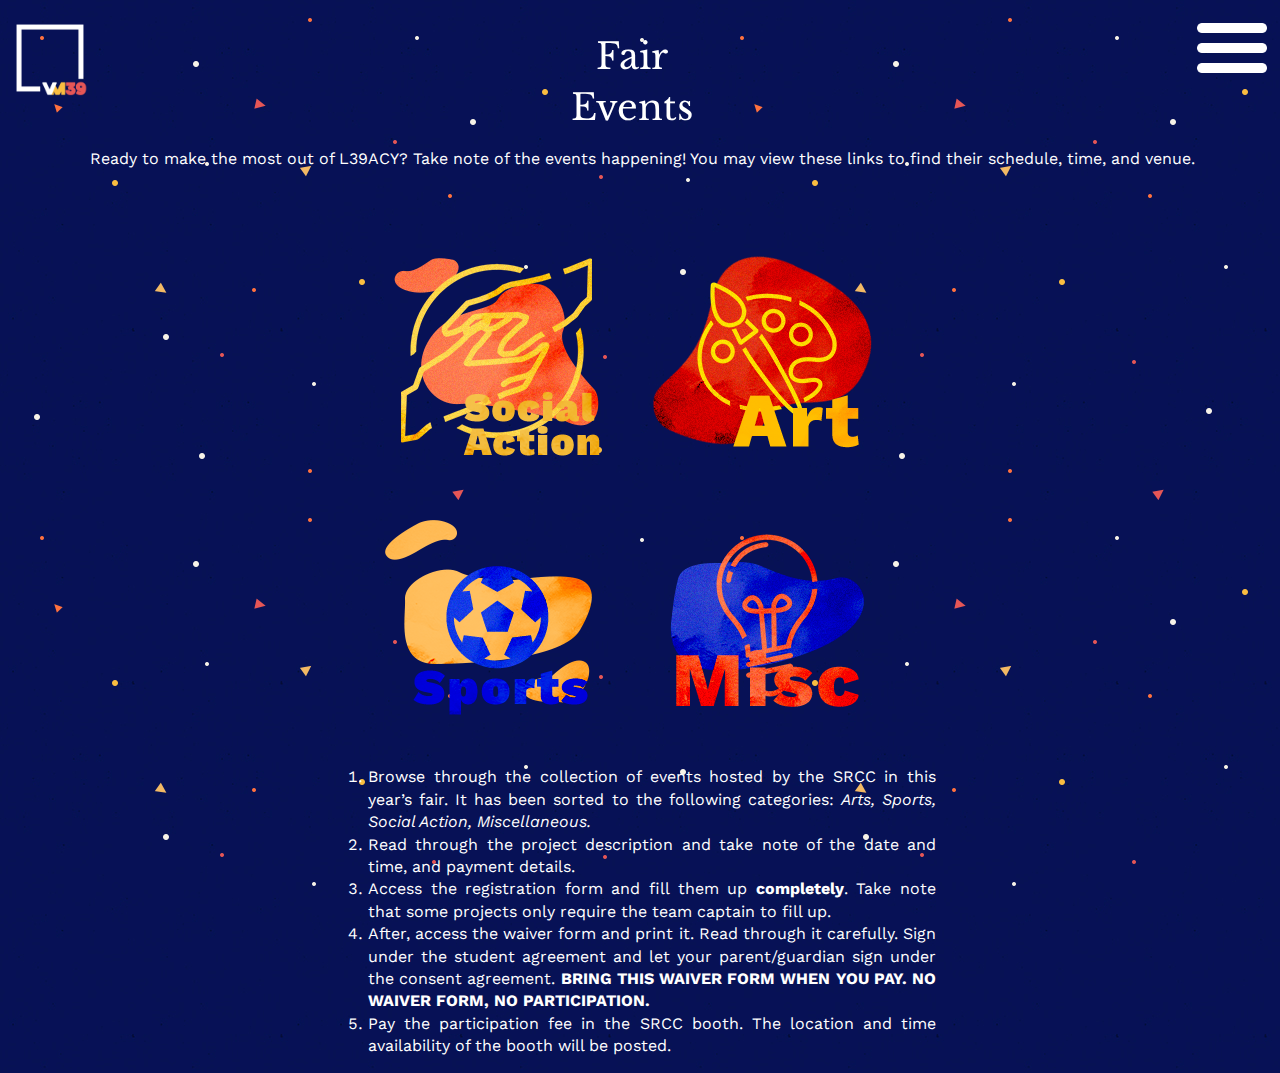
<file: events.html>
<!doctype html>
<html class="no-js" lang="">
	<head>
		<meta charset="utf-8">
		<meta http-equiv="X-UA-Compatible" content="IE=edge,chrome=1">
		<title>L39ACY - Register</title>

		<meta name="description" content="">
		<meta name="viewport" content="width=device-width, initial-scale=1">

		<link rel="stylesheet" href="css/normalize.min.css">
		<link rel="stylesheet" href="css/main.css">
        <link rel="stylesheet" href="js/animate.css">

        <link href="https://fonts.googleapis.com/css?family=Libre+Baskerville|Rubik+Mono+One|Work+Sans:400,700,900" rel="stylesheet">
        
		<script src="js/vendor/modernizr-2.8.3.min.js"></script>
	</head>
	<body style="background-image:url(img/bgdark.jpg);color:white;">
    <div class="anim-dotty"></div>
		<div id="header" class="header-reg">
            <img id="header-icon" src="img/logowhite.png" />
            <h1 id="header-title">Fair Events</h1>
            
			<img id="modal-icon" src="icons/menu-alt-512-w.png" />
		</div>

        

		<div id="main-menu" class="modal">
			<div id="main-menu-content" class="modal-content">
				<span id="main-menu-close" style='color:white;' class="close">&times;</span><br/><br/>
                <center>
				<a href="index.html">Home<p>Back to the home page</p></a><br/>
                <a href="concessionaires.html">Concessionaires<p>Learn about what's available during fair!</p></a><br />
                <a href="events.html">Events<p>Get updated with the list of fair events</p></a><br />
                <a href="http://twitter.com/hssrcc" target="_blank">Livetweets<p>Get notified on what's happening during fair, live</p></a>
                </center>
			</div>
		</div>
        

        <div id="container" style="margin-top:100px;padding-right:1em;">
        
            <div class="box">
                <div class="intro-register">
                    <p class="p-main">Ready to make the most out of L39ACY? Take note of the events happening! You may view these links to find their schedule, time, and venue.</p>
                </div>
                
                <div class="register-area wow fadeIn">
                <center>
                <a href="socialaction.html"><img src="img/iconSA.png" /></a>
                <a href="arts.html"><img src="img/iconArt.png" /></a><br />
                <a href="sports.html"><img src="img/iconSports.png" /></a>
                <a href="miscellaneous.html"><img src="img/iconMisc.png" /></a>
                </center>
                
            
                    
                    <center>
                    <ol class="how-register wow fadeInUp">
                        <li>Browse through the collection of events hosted by the SRCC in this year’s fair. It has been sorted to the following categories: <em>Arts, Sports, Social Action, Miscellaneous.</em></li>
                        <li>Read through the project description and take note of the date and time, and payment details.</li>
                        <li>Access the registration form and fill them up <strong>completely</strong>. Take note that some projects only require the team captain to fill up.</li>
                        <li>After, access the waiver form and print it. Read through it carefully. Sign under the student agreement and let your parent/guardian sign under the consent agreement. <strong>BRING THIS WAIVER FORM WHEN YOU PAY. NO WAIVER FORM, NO PARTICIPATION.</strong></li>
                        <li>Pay the participation fee in the SRCC booth. The location and time availability of the booth will be posted.</li>
                    </ol>
                    </center>
                    
                
                </div>
                
            </div>

        </div>

		<script src="//ajax.googleapis.com/ajax/libs/jquery/1.11.2/jquery.min.js"></script>
		<script>window.jQuery || document.write('<script src="js/vendor/jquery-1.11.2.min.js"><\/script>')</script>

        
		<script src="js/wow.js"></script>
		<script src="js/main.js"></script>

	</body>
</html>
</file>
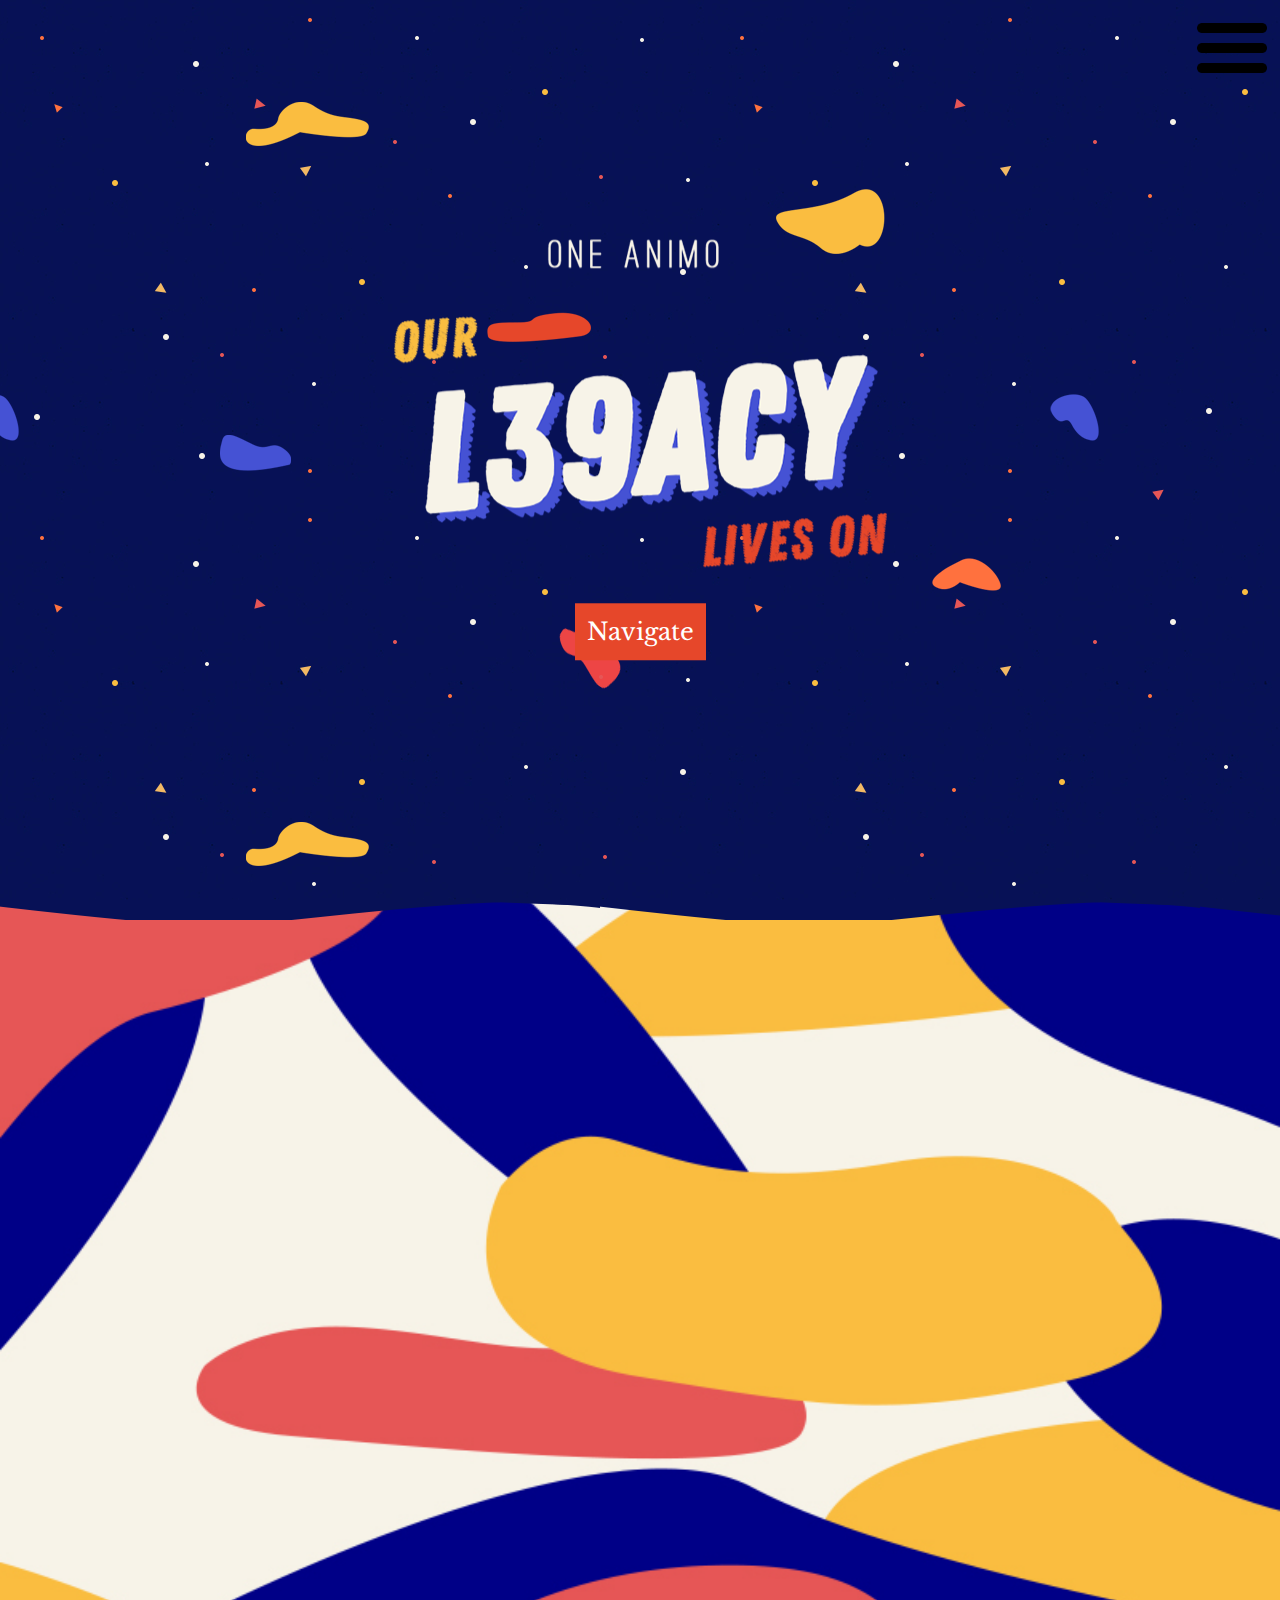
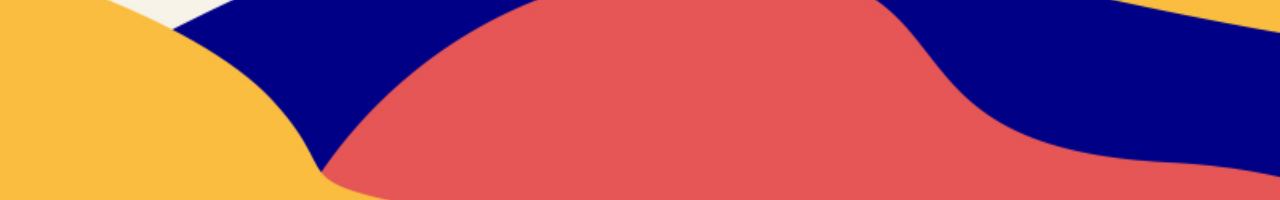
<file: index2.html>
<!doctype html>
<html class="no-js" lang="">
	<head>
		<meta charset="utf-8">
		<meta http-equiv="X-UA-Compatible" content="IE=edge,chrome=1">
		<title></title>

		<meta name="description" content="">
		<meta name="viewport" content="width=device-width, initial-scale=1">

		<link rel="stylesheet" href="css/normalize.min.css">
		<link rel="stylesheet" href="css/main.css">
        <link rel="stylesheet" href="js/animate.css">

        <link href="https://fonts.googleapis.com/css?family=Libre+Baskerville|Rubik+Mono+One|Work+Sans:400,700,900" rel="stylesheet">
        
		<script src="js/vendor/modernizr-2.8.3.min.js"></script>
	</head>
	<body style="background-image:url(img/bgdark.jpg)">
		<div id="header">
			<!-- Put logo here -->
			<img id="modal-icon" src="icons/menu-alt-512.png"/>
		</div>

		<div id="main-menu" class="modal">
			<div id="main-menu-content" class="modal-content">
				<span id="main-menu-close" class="close">&times;</span><br/><br/>
				<a href="about.html">About</a>
				<a href="register.html">Register</a>
			</div>
		</div>

        <div id="container">
        
            <div class="box" style="height:100%;">
                <div class="within">
                    <center><img class="wow fadeIn" src="img/logo.png" /><br />
                    <span id="countdown"><h1 class="wow fadeIn" style="font-family:'Work Sans';"></h1>
                    <br />
                    <a href="#anchor-navigation">Navigate</a>
                    </span>
                  
                    </center>
                </div>
                <div class="anim-shape"></div>
                <div class="anim-dotty"></div>
            </div>
            
            <div class="box" style="height:100%;background:#f7f3e7;background-image:url(img/bgshapey1.jpg);background-size:cover;">
            <div class="main-top" style="background-image:url(img/bgmaintop.png);top:0px;position:relative;width:100%;height:20px;"></div>
            <a name="anchor-navigation"></a>
                <div class="within">
                    <div class="wow fadeInUp main-navigation" style="background:#f7f3e7;margin-left:4em;max-width:400px;">
                        <a href="register.html"><h3>Register</h3><span class="navigation-details">Sign up for fair events!</span></a>
                        <br />
                        <a href="http://fb.com/HSSRCC"><h3>More updates</h3><span class="navigation-details">Follow our Facebook page for more updates.</span></a>
                
                    </div>
                </div>
            </div>
        
        
        </div>

		<script src="//ajax.googleapis.com/ajax/libs/jquery/1.11.2/jquery.min.js"></script>
		<script>window.jQuery || document.write('<script src="js/vendor/jquery-1.11.2.min.js"><\/script>')</script>

		<script src="js/wow.js"></script>
		<script src="js/main.js"></script>
		<script>
			
			var target_date = new Date("Nov 23, 2017 08:00:00").getTime()
			var x = setInterval(function() {
				var now = new Date().getTime()
				var distance = target_date - now
				var days = Math.floor(distance / (1000 * 60 * 60 * 24))
				var hours = Math.floor((distance % (1000 * 60 * 60 * 24)) / (1000 * 60 * 60))
				var minutes = Math.floor((distance % (1000 * 60 * 60)) / (1000 * 60))
				var seconds = Math.floor((distance % (1000 * 60)) / 1000)
                $("#countdown h1").html(days + " days " + hours + " hours " + minutes + " minutes " + seconds + " seconds");
			}, 1000)
		</script>
	</body>
</html>
</file>
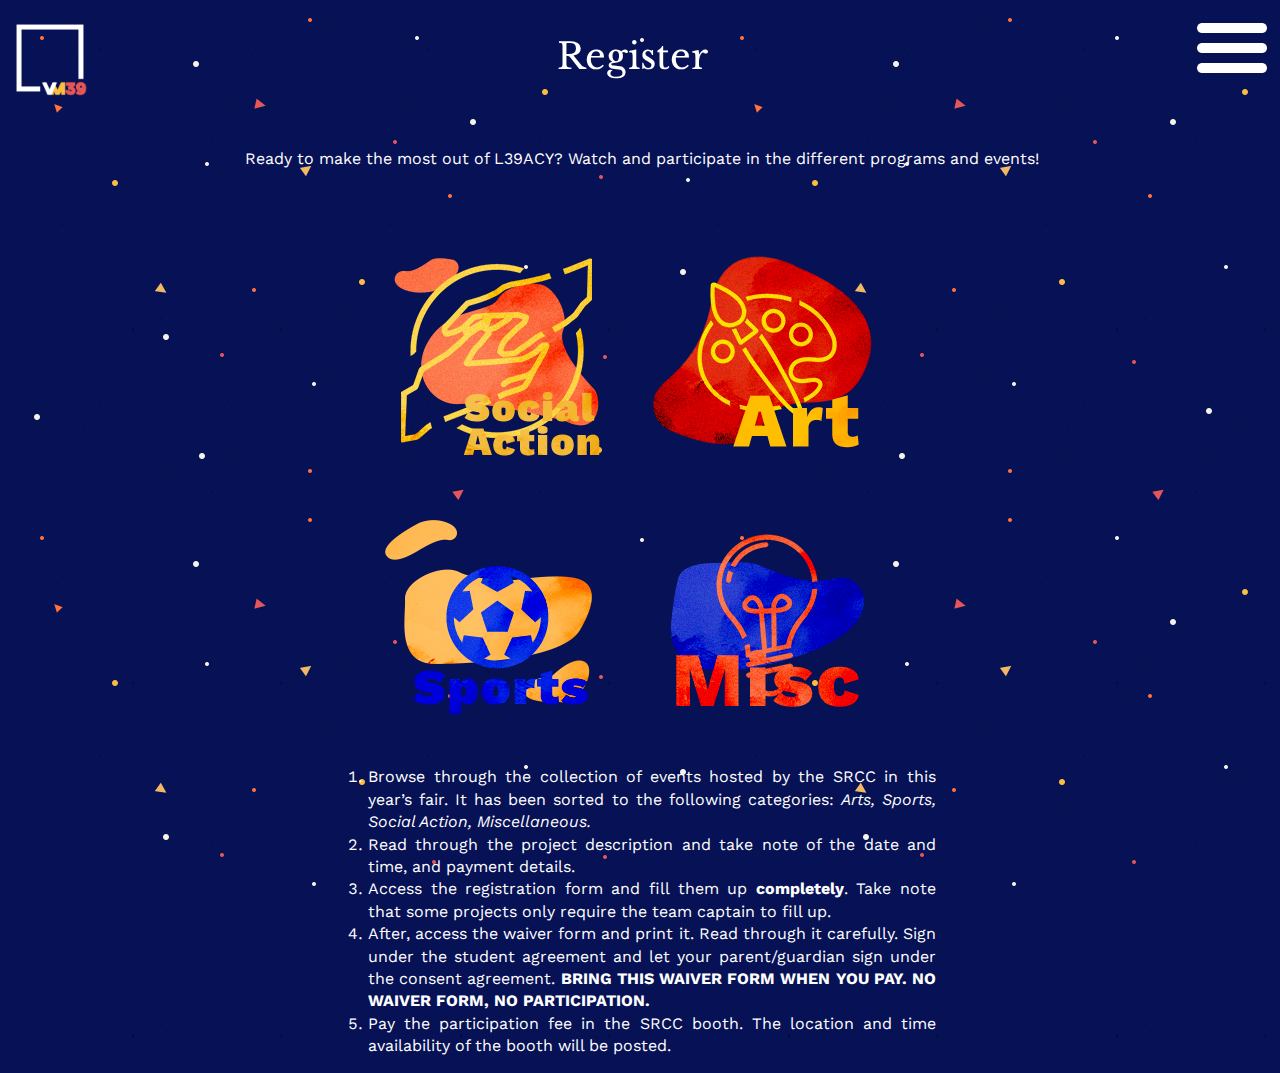
<file: register.html>
<!doctype html>
<html class="no-js" lang="">
	<head>
		<meta charset="utf-8">
		<meta http-equiv="X-UA-Compatible" content="IE=edge,chrome=1">
		<title>L39ACY - Register</title>

		<meta name="description" content="">
		<meta name="viewport" content="width=device-width, initial-scale=1">

		<link rel="stylesheet" href="css/normalize.min.css">
		<link rel="stylesheet" href="css/main.css">

        <link href="https://fonts.googleapis.com/css?family=Libre+Baskerville|Rubik+Mono+One|Work+Sans:400,700,900" rel="stylesheet">
        
		<script src="js/vendor/modernizr-2.8.3.min.js"></script>
	</head>
	<body style="background-image:url(img/bgdark.jpg);color:white;">
    <div class="anim-dotty"></div>
		<div id="header" class="header-reg">
            <img id="header-icon" src="img/logowhite.png" />
            <h1 id="header-title">Register</h1>
            
			<img id="modal-icon" src="icons/menu-alt-512-w.png" />
		</div>

        
		<div id="main-menu" class="modal">
			<div id="main-menu-content" class="modal-content">
				<span id="main-menu-close" style='color:white;' class="close">&times;</span><br/><br/>
                <center>
				<a href="index.html">Home<p>Back to the home page</p></a><br/>
				<a href="register.html">Register <p>Register for events this L39ACY</p></a><br/>
                <a class="sub-link" href="register/arts.html">Arts</a><br/>
                <a class="sub-link" href="register/sports.html">Sports</a><br/>
                <a class="sub-link" href="register/miscellaneous.html">Miscellaneous</a><br/>
                <a class="sub-link" href="register/socialaction.html">Social Action</a>
                </center>
			</div>
		</div>
        

        <div id="container" style="margin-top:100px;padding-right:1em;">
        
            <div class="box">
                <div class="intro-register">
                    <p class="p-main">Ready to make the most out of L39ACY? Watch and participate in the different programs and events! </p>
                </div>
                
                <div class="register-area">
                <center>
                <a href="register/socialaction.html"><img src="img/iconSA.png" /></a>
                <a href="register/arts.html"><img src="img/iconArt.png" /></a><br />
                <a href="register/sports.html"><img src="img/iconSports.png" /></a>
                <a href="register/miscellaneous.html"><img src="img/iconMisc.png" /></a>
                </center>
                
            
                    
                    <center>
                    <ol class="how-register">
                        <li>Browse through the collection of events hosted by the SRCC in this year’s fair. It has been sorted to the following categories: <em>Arts, Sports, Social Action, Miscellaneous.</em></li>
                        <li>Read through the project description and take note of the date and time, and payment details.</li>
                        <li>Access the registration form and fill them up <strong>completely</strong>. Take note that some projects only require the team captain to fill up.</li>
                        <li>After, access the waiver form and print it. Read through it carefully. Sign under the student agreement and let your parent/guardian sign under the consent agreement. <strong>BRING THIS WAIVER FORM WHEN YOU PAY. NO WAIVER FORM, NO PARTICIPATION.</strong></li>
                        <li>Pay the participation fee in the SRCC booth. The location and time availability of the booth will be posted.</li>
                    </ol>
                    </center>
                    
                
                </div>
                
            </div>

        </div>

		<script src="//ajax.googleapis.com/ajax/libs/jquery/1.11.2/jquery.min.js"></script>
		<script>window.jQuery || document.write('<script src="js/vendor/jquery-1.11.2.min.js"><\/script>')</script>

        
		<script src="js/wow.js"></script>
		<script src="js/main.js"></script>

	</body>
</html>
</file>
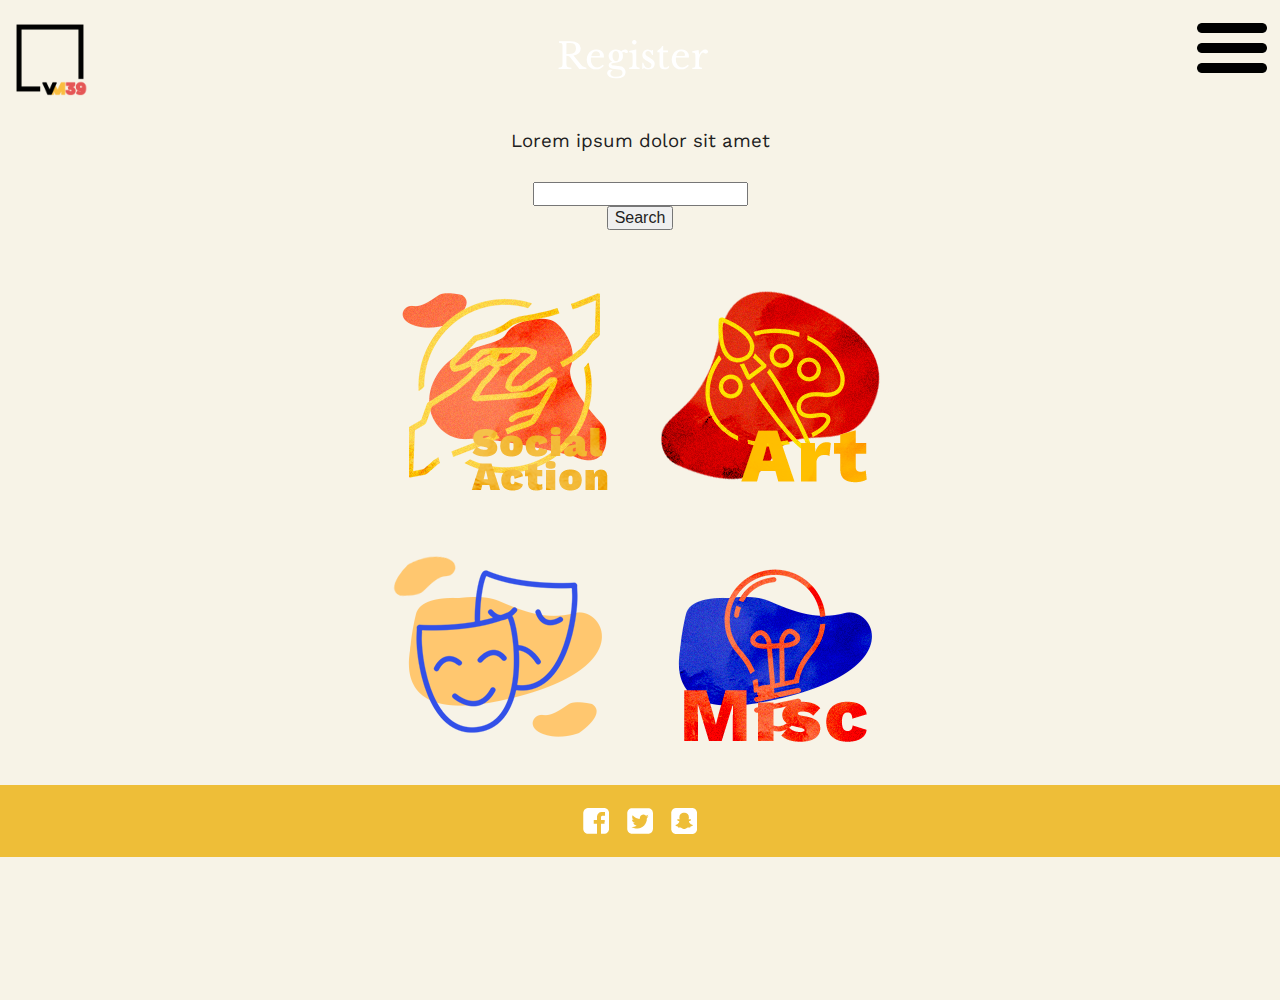
<file: registertest.html>
<!doctype html>
<html class="no-js" lang="">
	<head>
		<meta charset="utf-8">
		<meta http-equiv="X-UA-Compatible" content="IE=edge,chrome=1">
		<title>Register - VM Week</title>

		<meta name="description" content="">
		<meta name="viewport" content="width=device-width, initial-scale=1">

		<link rel="stylesheet" href="css/normalize.min.css">
		<link rel="stylesheet" href="css/main.css">
        <link rel="stylesheet" href="js/animate.css">

        <link href="https://fonts.googleapis.com/css?family=Libre+Baskerville|Rubik+Mono+One|Work+Sans:400,700,900" rel="stylesheet">
        
		<script src="js/vendor/modernizr-2.8.3.min.js"></script>
	</head>
	<body style="background:#f7f3e7;">
		<div id="header" class="header-reg">
            <img id="header-icon" src="img/logoblack.png" />
            <center><h1 id="header-title">Register</h1></center>
            
			<img id="modal-icon" src="icons/menu-alt-512.png"/>
		</div>

		<div id="main-menu" class="modal">
			<div id="main-menu-content" class="modal-content">
				<span id="main-menu-close" class="close">&times;</span><br/><br/>
                    <a href="register.html"><h3>Register</h3><span class="navigation-details">Sign up for fair events!</span></a>
                    <a href="http://fb.com/HSSRCC"><h3>More updates</h3><span class="navigation-details">Follow our Facebook page for more updates.</span></a>
			</div>
		</div>

        <div id="container" style="margin-top:100px;">
            
            <div class="box">
                <div class="intro-box">
                <center><p style="p-main">Lorem ipsum dolor sit amet</p>
                <input type="text"><br />
                <input type="button" value="Search" />
                <!-- Search goes to new page and anchors to relevant area --></center>
                </div>
                
                <div class="register-area">
                <center>
                    <br />
                <a href="register/socialaction.php"><img src="img/iconSA.png" /></a>
                <a href="register/socialaction.php"><img src="img/iconArt.png" /></a><br />
                <a href="register/socialaction.php"><img src="img/iconPerforming.png" /></a>
                <a href="register/socialaction.php"><img src="img/iconMisc.png" /></a>
                </center>
            </div>
        
        
                <div class="social-bottom">
                <a href="http://fb.com/HSSRCC" target="_blank"><img src="img/socialfb.png" /></a> 
                <a href="http://twitter.com/HSSRCC" target="_blank"><img src="img/socialtwitter.png" /></a> 
                <a href="http://snapchat.com/add/HSSRCC" target="_blank"><img src="img/socialsnap.png" /></a>
                </div>
                
        </div>

		<script src="//ajax.googleapis.com/ajax/libs/jquery/1.11.2/jquery.min.js"></script>
		<script>window.jQuery || document.write('<script src="js/vendor/jquery-1.11.2.min.js"><\/script>')</script>

		<script src="js/wow.js"></script>
		<script src="js/main.js"></script>
		<script>
			
			var target_date = new Date("Nov 23, 2017 08:00:00").getTime()
			var x = setInterval(function() {
				var now = new Date().getTime()
				var distance = target_date - now
				var days = Math.floor(distance / (1000 * 60 * 60 * 24))
				var hours = Math.floor((distance % (1000 * 60 * 60 * 24)) / (1000 * 60 * 60))
				var minutes = Math.floor((distance % (1000 * 60 * 60)) / (1000 * 60))
				var seconds = Math.floor((distance % (1000 * 60)) / 1000)
                $("#countdown h1").html(days + " days " + hours + " hours " + minutes + " minutes " + seconds + " seconds");
			}, 1000)
		</script>
	</body>
</html>
</file>
<file: css/main.css>
/*! HTML5 Boilerplate v5.0 | MIT License | http://h5bp.com/ */

html {
	color: #222;
	font-size: 1em;
	line-height: 1.4;
}

::-moz-selection {
	background: #b3d4fc;
	text-shadow: none;
}

::selection {
	background: #b3d4fc;
	text-shadow: none;
}

hr {
	display: block;
	height: 1px;
	border: 0;
	border-top: 1px solid #ccc;
	margin: 1em 0;
	padding: 0;
}

audio,
canvas,
iframe,
img,
svg,
video {
	vertical-align: middle;
}

fieldset {
	border: 0;
	margin: 0;
	padding: 0;
}

textarea {
	resize: vertical;
}

.browserupgrade {
	margin: 0.2em 0;
	background: #ccc;
	color: #000;
	padding: 0.2em 0;
}


/* ==========================================================================
   Author's custom styles
   ========================================================================== */
@import url('https://fonts.googleapis.com/css?family=Libre+Baskerville|Rubik+Mono+One|Work+Sans:400,700,800');

#container{
	position:absolute;
	box-sizing: border-box;
	width:100%;
	height:100%;
	top:0;
	left:0;
	bottom:0;
	right:0;
}

#countdown{
    color:#f7f3e8;
}

#countdown a{
    padding:.5em;
    display:inline-block;
    font-family: "Libre Baskerville";
    font-size:24px;
    color:white;
    text-decoration: none;
    background: #e6472a;
}

#countdown a:hover{
    background:#fabd40;
}

#countdown h1{
    font-family:"Work Sans";
    font-weight:400;
    background-image:url(../img/dethighlight.png);
    background-position: bottom;
    background-repeat: repeat-x;
    display:inline-block;   
    font-size:22px;
}

img{
    max-width:100%;
}

a{
    -webkit-transition: all .4s linear;
    -moz-transition: all .4s linear;
    -ms-transition: all .4s linear;
    -o-transition: all .4s linear;
    transition: all .4s linear;
}

.social-bottom{
    display:block;
    background: #eebe38;
    padding:1em;
    box-sizing: border-box;
    bottom:0px;
    width:100%;
    text-align: center;
}

.sponsorimages img{
    width:100px;
}

.box{
	display:block;
	max-width:100%;
	top:0;
	left:0;
	justify-content: center;
}

.within{
	position:relative;
	width:100%;
	top: 50%;
	transform: translateY(-50%);
}

#header {
    position:fixed;
    z-index:99;
    right:0;
    margin:.5em;
    height:150px;
    width:100%;
}

#header-title{
    position:relative;
    left:50%;
    width:200px;
    margin-left:-100px !important;
    color:white !important;
    text-align:center;
}

#header-title h1{
    text-align:center;
}

#header img{
    max-height:100%;
    max-width:100%;
}

#header-icon{
    float:left;
    height:100px;
    left:0;
    position:fixed;
}

#header-icon img{
    max-height:100px;
}

#header h1{
    display:inline;
    font-family:"Libre Baskerville";
    color:black;
    letter-spacing:0px;
    text-align:center;
    float:left;
    font-size:36px;
    margin-left:1em;
}


.header-reg{
}
/* navigation modal */

#modal-icon {
    z-index:99;
    height:80px;    
	float: right;
}


.modal {
	display: none;
	position: fixed;
	z-index: 10; 
	left: 0;
	top: 0;
	width: 100%; 
	height: 100%;
	overflow: auto;
	background-color: rgba(0, 0, 0, 0.4);
}

.modal a{
    font-family:"Rubik Mono One";
    display:block;
    text-decoration: none;
    font-size:32pt;
    text-align: center;
    margin-top:.5em;
    margin-bottom:.5em;
}

.modal-content {
    position:fixed;
    top:0;
    left:0;
	background-color: #FEFEFE;
	width: 100%;
	height: 100%;
	font-family: "Oxygen";
}

.close {
	color: #AAAAAA;
	font-size: 32px;
    height:100px;
	float: right;
	font-weight: bold;
	font-family: "Oxygen";
}

.close:hover,
.close:focus {
	color: #000000;
	text-decoration: none;
	cursor: pointer;
}


.intro-box{
    margin:0;
}

.intro-box h1{
    color: #f8c767;
}

.intro-box p{
    width:80%;
    padding:.5em;
    font-size:14pt;
    color: #202020;
    font-family:"Work Sans";
}

.intro-register p{
    color: #fff;
    margin:1em;
    font-family: "Work Sans";
    text-align: center;
}

.how-register li{
    font-family:"Work Sans";
    font-size:16px;
    text-align: justify;
    margin-left:1em;
    margin-right:1em;
}

.how-register{
    max-width:600px;
    padding-bottom:1em;
}

.intro-register{
    padding:2em; 1em .5em 1em;
    align-self:center;
    position:relative;
}

.intro-register #search-input{
    border-radius:1em;
    border: none;
    padding:.5em;
    color: #000;
    background: #e6472a;
    font-family: "Work Sans";
    font-weight:800;
}

#dropdown-search{
    height: 70px;
    overflow-y:scroll;
    overflow-x:none;
}

#dropdown-search a{
    color: #4552d4;
    font-family: "Work Sans";
    text-decoration: none;
    display:inline-block;
    border-bottom:1px #4552d4 solid;
}

#dropdown-search a:hover{
    color:#ff713e;
}

.register-area a{
    display:inline-block;
    width:250px;
    max-width:45%;
    padding:.5em;
}

.register-area img{
    width:100%;
}

.main-navigation a{
    display:inline-block;
    font-family:"Work Sans";
    color: #071156;
    font-weight:900;
    text-decoration: none;
    margin:1em;
}

.main-navigation h3{
    margin: 0;
    font-weight:800;
    font-size:38px;
}

.main-navigation a:hover{
    color:#e55656;
}

.navigation-details{
    color: #2e2e2f;
    text-decoration: none;
    font-weight:300;
}

/* ==========================================================================
   STYLES
   ========================================================================== */

.reg-bundle{
    position:relative;
    left:0;
    min-height:120px;
    margin-top:2em;
    margin-bottom:2em;
    width:100%;
    max-width:700px;
    overflow:auto;
}

.reg-details strong{
    color:black;
    padding:.7em;
    margin-bottom:0;
    margin-right:5px;
    background:#f2b964;
    border-radius: 20px;
    font-family: "Work Sans";
    font-size:9px;
    font-weight: 400;
}

.reg-projectimg{
    position:absolute;
    max-width:40%;
    overflow:hidden;
    display:none;
}

.reg-projectimg img{
    height:250px;
}

.reg-projectbox{
    position:relative;
    z-index:9;
    max-width:500px;
    background-image:url(../img/bgdark.jpg);
    color: #fff;
    margin:5px;
    padding:1em;
    border-top:5px solid #4552d4;
    border-bottom:5px solid #d8452e;
}

.reg-projectbox a{
    font-family:"Work Sans";
    font-weight:800;
    display:inline-block;
    min-width:100px;
    padding-right:.5em;
    padding-left:.5em;
    text-align: center;
    color:#fff;
    font-weight:600;
    text-decoration: none;
    
}

.reg-projectbox h2{
    font-family:"Rubik Mono One";
    font-weight:100;
    margin: 0;
}

.reg-projectbox p{
    font-family:"Work Sans";
    margin-top: 1em;
    font-size:12px;
}

.register-directory{
    padding:1em;
}

.register-directory a{
    display:inline-block;
    width:150px;
    text-align: center;
    text-decoration: none;
    border-bottom:1px solid #fabd40;
    padding:.1em;
    color: #fabd40;
    margin:.1em;
    font-size:11px;
    font-family: "Work Sans";
}

.register-directory a:hover{
    color:blue;
}

.p-main{
    color:#fff !important;
    text-indent: 20px;
}


.register-links{
    position:absolute;
    left:50%;
    box-sizing: border-box;
    margin-left:-50%;
    width:100%;
    padding:2em;
}

/* =========================
            MENU
   ========================= */

#main-menu{
    z-index:9999;
}

#main-menu-close{
    margin:.75em;
    right: 0;
    top: 0;
    display:inline;
    position:fixed;
    float:right;
    height:100px;
}

#main-menu-content{
    background: #e6472a;    
}

#main-menu-content a{
    color:white;
    display:inline-block;
    text-align: center;
}

#main-menu-content a:hover{
    color:#fabd40;
}

#main-menu-content h3{
    margin:0;
}

#main-menu .sub-link{
    font-family:"Work Sans";
    margin: 0;
    color:#fabd40;
}

#main-menu-content .navigation-details{
    font-family: "Work Sans";
    margin:0;
    font-size:18px;
}

#main-menu a p{
    margin:0;
    font-size:18px;
    font-family: "Work Sans";
}

/* ==========================================================================
   FORMATTING STYLES
   ========================================================================== */

h1{
    font-family: 'Libre Baskerville', serif;
    text-align: center;
    color: #f7f3e8;
    font-weight:100;
    letter-spacing:1px;
}

/* =========================
   ANIMATION STUFF AYAAYAYAY 
   ========================= */

@-webkit-keyframes rainbow {
    0%{background-position:0% 82%}
    50%{background-position:100% 19%}
    100%{background-position:0% 82%}
}
@-moz-keyframes rainbow {
    0%{background-position:0% 82%}
    50%{background-position:100% 19%}
    100%{background-position:0% 82%}
}
@-o-keyframes rainbow {
    0%{background-position:0% 82%}
    50%{background-position:100% 19%}
    100%{background-position:0% 82%}
}
@keyframes rainbow { 
    0%{background-position:0% 82%}
    50%{background-position:100% 19%}
    100%{background-position:0% 82%}
}

.anim-shape{  
    position:absolute;
    top:0;
    height:100%;
    width:100%;
    z-index: -9999;
    background:transparent url(../img/moveyshapey2.png) repeat top center;
    -moz-animation:move-shapey 400s linear infinite;
    -ms-animation:move-shapey 400s linear infinite;
    -o-animation:move-shapey 400s linear infinite;
    -webkit-animation:move-shapey 400s linear infinite;
    animation:move-shapey 400s linear infinite;
}


.anim-dotty{  
    position:absolute;
    top:0;
    height:100%;
    width:100%;
    z-index: -9999;
    background:transparent url(../img/moveydot.png) repeat top center;
    -moz-animation:move-dotty 400s linear infinite;
    -ms-animation:move-dotty 400s linear infinite;
    -o-animation:move-dotty 400s linear infinite;
    -webkit-animation:move-dotty 400s linear infinite;
    animation:move-dotty     400s linear infinite;
}


@-webkit-keyframes hue {
    from {-webkit-filter: hue-rotate(0deg);}
    to { -webkit-filter: hue-rotate(-360deg);}
}

@keyframes move-dotty {
 from {background-position:0 0;}
 to {background-position:10000px -5000px;}
}
@-webkit-keyframes move-shapey {
 from {background-position:0 0;}
 to {background-position:10000px -5000px;}
}
@-moz-keyframes move-shapey {
 from {background-position:0 0;}
 to {background-position:10000px -5000px;}
}
@-ms-keyframes move-shapey {
 from {background-position:0 0;}
 to {background-position:10000px -5000px;}
}

@keyframes move-shapey {
 from {background-position:0 0;}
 to {background-position:-10000px 5000px;}
}
@-webkit-keyframes move-shapey {
 from {background-position:0 0;}
 to {background-position:-10000px 5000px;}
}
@-moz-keyframes move-shapey {
 from {background-position:0 0;}
 to {background-position:-10000px 5000px;}
}
@-ms-keyframes move-shapey {
 from {background-position:0 0;}
 to {background-position:-10000px 5000px;}
}


/* ==========================================================================
   Media Queries
   ========================================================================== */

@media only screen and (min-width: 35em) {

}

@media print,
	   (-o-min-device-pixel-ratio: 5/4),
	   (-webkit-min-device-pixel-ratio: 1.25),
	   (min-resolution: 120dpi) {

}

/* ==========================================================================
   Helper classes
   ========================================================================== */

.hidden {
	display: none !important;
	visibility: hidden;
}

.visuallyhidden {
	border: 0;
	clip: rect(0 0 0 0);
	height: 1px;
	margin: -1px;
	overflow: hidden;
	padding: 0;
	position: absolute;
	width: 1px;
}

.visuallyhidden.focusable:active,
.visuallyhidden.focusable:focus {
	clip: auto;
	height: auto;
	margin: 0;
	overflow: visible;
	position: static;
	width: auto;
}

.invisible {
	visibility: hidden;
}

.clearfix:before,
.clearfix:after {
	content: " ";
	display: table;
}

.clearfix:after {
	clear: both;
}

.clearfix {
	*zoom: 1;
}

/* ==========================================================================
   Print styles
   ========================================================================== */

@media print {
	*,
	*:before,
	*:after {
		background: transparent !important;
		color: #000 !important;
		box-shadow: none !important;
		text-shadow: none !important;
	}

	a,
	a:visited {
		text-decoration: underline;
	}

	a[href]:after {
		content: " (" attr(href) ")";
	}

	abbr[title]:after {
		content: " (" attr(title) ")";
	}

	a[href^="#"]:after,
	a[href^="javascript:"]:after {
		content: "";
	}

	pre,
	blockquote {
		border: 1px solid #999;
		page-break-inside: avoid;
	}

	thead {
		display: table-header-group;
	}

	tr,
	img {
		page-break-inside: avoid;
	}

	img {
		max-width: 100% !important;
	}

	p,
	h2,
	h3 {
		orphans: 3;
		widows: 3;
	}

	h2,
	h3 {
		page-break-after: avoid;
	}
}
</file>
